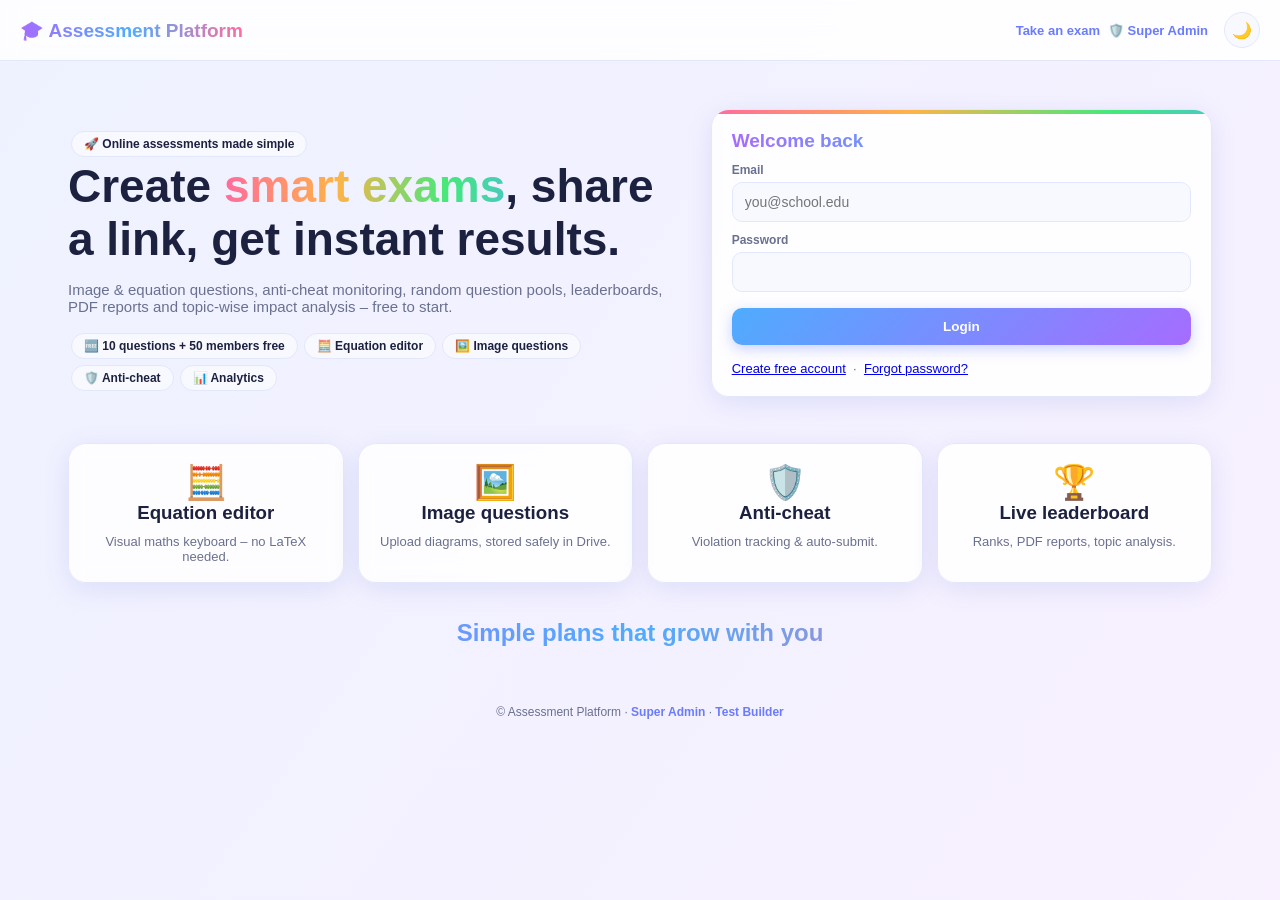
<file: account.html>
<!DOCTYPE html>
<html lang="en"><head>
<meta charset="utf-8"><meta name="viewport" content="width=device-width,initial-scale=1">
<title>Assessment Platform – Account</title>
<link rel="stylesheet" href="theme.css">
</head><body>
<div class="top"><span class="logo">🎓 Assessment Platform</span>
 <div class="r"><a href="index.html">Take an exam</a><a href="superadmin.html">🛡️ Super Admin</a><span id="who"></span><button class="ico" onclick="toggleTheme()" title="Dark / light">🌙</button><button class="btn ghost sm hidden" id="outbtn" onclick="logout()">Logout</button></div></div>

<div class="wrap">
<!-- ================= LANDING + AUTH ================= -->
<div id="auth">
 <div class="hero">
  <div>
   <span class="chip">🚀 Online assessments made simple</span>
   <h1>Create <em>smart exams</em>, share a link, get instant results.</h1>
   <p class="mut" style="font-size:15px">Image & equation questions, anti-cheat monitoring, random question pools, leaderboards, PDF reports and topic-wise impact analysis – free to start.</p>
   <div><span class="chip">🆓 10 questions + 50 members free</span><span class="chip">🧮 Equation editor</span><span class="chip">🖼️ Image questions</span><span class="chip">🛡️ Anti-cheat</span><span class="chip">📊 Analytics</span></div>
  </div>
  <div>
   <div class="card rb" id="v-login"><h2>Welcome back</h2>
    <label>Email</label><input id="l-email" type="email" autocomplete="username" placeholder="you@school.edu">
    <label>Password</label><input id="l-pass" type="password" autocomplete="current-password" onkeydown="if(event.key==='Enter')doLogin()">
    <p><button class="btn" style="width:100%" id="l-btn" onclick="doLogin()">Login</button></p>
    <div class="mut"><a href="#" onclick="show('v-register');return false">Create free account</a> &nbsp;·&nbsp; <a href="#" onclick="show('v-forgot');return false">Forgot password?</a></div><div id="l-msg"></div></div>

   <div class="card rb hidden" id="v-register"><h2>Create your free account</h2>
    <div class="g2"><div><label>Full name *</label><input id="r-name"></div>
    <div><label>I am a *</label><select id="r-type" onchange="typeChange()"><option value="TEACHER">👩‍🏫 Teacher</option><option value="STUDENT">🎓 Student</option><option value="INSTITUTION">🏫 Institution</option></select></div></div>
    <div class="g2"><div><label>Email *</label><input id="r-email" type="email"></div><div><label>Phone</label><input id="r-phone" type="tel"></div></div>
    <div class="g2"><div><label id="r-inst-l">Institution *</label><input id="r-inst"></div><div><label>Designation / Class</label><input id="r-desig"></div></div>
    <div class="g2"><div><label>Country</label><input id="r-country" value="India"></div><div><label>City / State</label><input id="r-city"></div></div>
    <label>How will you use the platform?</label><textarea id="r-purpose" rows="2"></textarea>
    <div class="g2"><div><label>Password * (8+, letters & numbers)</label><input id="r-pass" type="password" autocomplete="new-password"></div><div><label>Confirm *</label><input id="r-pass2" type="password" autocomplete="new-password"></div></div>
    <label style="display:flex;gap:8px;align-items:center;font-weight:500"><input type="checkbox" id="r-terms" style="width:auto"> I agree to the terms of use & privacy policy</label>
    <p><button class="btn" style="width:100%" id="r-btn" onclick="doRegister()">Create account</button></p>
    <div class="mut"><a href="#" onclick="show('v-login');return false">← Back to login</a></div><div id="r-msg"></div></div>

   <div class="card rb hidden" id="v-verify"><h2>Verify your email</h2><p class="mut" id="vf-info"></p>
    <label>6-digit code</label><input id="vf-code" maxlength="6" inputmode="numeric" style="font-size:22px;letter-spacing:8px;text-align:center" onkeydown="if(event.key==='Enter')doVerify()">
    <p><button class="btn" onclick="doVerify()">Verify & continue</button> <button class="btn ghost" onclick="resend()">Resend</button></p><div id="vf-msg"></div></div>

   <div class="card rb hidden" id="v-forgot"><h2>Reset password</h2>
    <label>Registered email</label><input id="f-email" type="email">
    <p><button class="btn" onclick="doForgot()">Send reset code</button></p>
    <div id="f-step2" class="hidden"><label>Code from email</label><input id="f-code" maxlength="6"><label>New password</label><input id="f-pass" type="password" autocomplete="new-password"><p><button class="btn" onclick="doReset()">Update password</button></p></div>
    <div class="mut"><a href="#" onclick="show('v-login');return false">← Back to login</a></div><div id="f-msg"></div></div>
  </div>
 </div>

 <div class="g4" style="margin-bottom:10px">
  <div class="card feat"><div class="e">🧮</div><h3>Equation editor</h3><div class="mut">Visual maths keyboard – no LaTeX needed.</div></div>
  <div class="card feat"><div class="e">🖼️</div><h3>Image questions</h3><div class="mut">Upload diagrams, stored safely in Drive.</div></div>
  <div class="card feat"><div class="e">🛡️</div><h3>Anti-cheat</h3><div class="mut">Violation tracking & auto-submit.</div></div>
  <div class="card feat"><div class="e">🏆</div><h3>Live leaderboard</h3><div class="mut">Ranks, PDF reports, topic analysis.</div></div>
 </div>
 <h2 style="text-align:center;font-size:24px;margin:20px 0">Simple plans that grow with you</h2><div class="plans" id="pub-plans"></div>
</div>

<!-- ================= DASHBOARD ================= -->
<div id="dash" class="hidden"><div class="layout">
 <div class="side card" style="padding:10px">
  <button class="on" data-t="home">🏠 Home</button><button data-t="tests">🗂️ My Assessments</button><button data-t="import">📥 Import Questions</button>
  <button data-t="plans">💎 Plans & Upgrade</button><button data-t="pay">🧾 Payments</button><button data-t="help">💬 Support</button><button data-t="profile">👤 Profile</button><button data-t="pw">🔑 Password</button>
 </div>
 <div>
  <div id="t-home"></div><div id="t-tests" class="hidden"></div>
  <div id="t-import" class="hidden"><div class="card rb"><h2>Bulk import questions (CSV)</h2>
   <p class="mut">Columns (header row required): <code>QuestionText,OptionA,OptionB,OptionC,OptionD,CorrectOption,Marks,Difficulty,Topic,ImageURL</code>. Equations use <code>$...$</code>. Import stops at your plan's question limit.</p>
   <label>Assessment</label><select id="im-test"></select>
   <label>CSV file</label><input type="file" id="im-file" accept=".csv,text/csv">
   <p><button class="btn" onclick="doImport()">Import</button> <a class="btn ghost" href="#" onclick="sampleCsv();return false">Download sample</a></p><div id="im-msg"></div></div></div>
  <div id="t-plans" class="hidden"></div><div id="t-pay" class="hidden"></div><div id="t-help" class="hidden"></div><div id="t-profile" class="hidden"></div>
  <div id="t-pw" class="hidden"><div class="card rb" style="max-width:440px"><h2>Change password</h2><label>Current password</label><input id="p-old" type="password"><label>New password</label><input id="p-new" type="password">
   <p><button class="btn" onclick="chPw()">Update</button></p><div id="p-msg"></div></div></div>
 </div></div></div>
</div>
<div class="foot">© Assessment Platform · <a href="superadmin.html">Super Admin</a> · <a href="admin.html">Test Builder</a></div>
<div id="modal"></div>

<script>
/* ======== CONFIG: paste your Apps Script Web App URL ======== */
const SCRIPT_URL='https://script.google.com/macros/s/AKfycbxeGZoHrzQ7mdtwTVn52bxSkx68UNcv_0ZuslxyANgaVFFLOwYuwqJrchSa8BNpIQcH/exec';
const BUILDER_URL='admin.html', EXAM_PAGE='index.html';
let TOKEN=sessionStorage.getItem('asm_token')||'',PENDING='',PLANS=[],USAGE=null,TESTS=[];
function rpc(fn,...a){return fetch(SCRIPT_URL,{method:'POST',headers:{'Content-Type':'text/plain;charset=utf-8'},body:JSON.stringify({fn,args:a})}).then(r=>r.json()).then(d=>{
 if(d.__gasError){if(/SESSION_EXPIRED|ACCOUNT_DISABLED/.test(d.__gasError)){sessionStorage.clear();TOKEN=''}throw new Error(d.__gasError.replace(/^ACCOUNT_DISABLED:\s*/,''))}return d.__result})}
const $=id=>document.getElementById(id),E=s=>String(s==null?'':s).replace(/[&<>"']/g,c=>({'&':'&amp;','<':'&lt;','>':'&gt;','"':'&quot;',"'":'&#39;'}[c]));
function msg(id,t,k){$(id).innerHTML=t?'<div class="msg '+(k||'error')+'">'+E(t)+'</div>':''}
function show(v){['v-login','v-register','v-verify','v-forgot'].forEach(x=>$(x).classList.toggle('hidden',x!==v))}
function busy(b,on,t){if(!b.dataset.t)b.dataset.t=b.textContent;b.disabled=on;b.textContent=on?t:b.dataset.t}
function typeChange(){$('r-inst-l').textContent=$('r-type').value==='STUDENT'?'School / College':'Institution *'}
function toggleTheme(){const n=document.documentElement.dataset.theme==='dark'?'light':'dark';document.documentElement.dataset.theme=n;localStorage.setItem('asm_theme',n)}
document.documentElement.dataset.theme=localStorage.getItem('asm_theme')||'light';

/* ---------- auth ---------- */
async function doLogin(){const b=$('l-btn');busy(b,1,'Signing in…');msg('l-msg','');
 try{const r=await rpc('login',$('l-email').value.trim(),$('l-pass').value);
  if(r.needsVerification){PENDING=r.email;$('vf-info').textContent='Enter the code sent to '+r.email;show('v-verify');resend();return}
  if(!r.success){msg('l-msg',r.message);return}setSession(r)}catch(e){msg('l-msg',e.message)}finally{busy(b,0)}}
function setSession(r){TOKEN=r.token;sessionStorage.setItem('asm_token',TOKEN);sessionStorage.setItem('asm_role',r.role);sessionStorage.setItem('asm_name',r.name);
 if(r.role==='SUPER'){location.href='superadmin.html';return}boot(true)}
async function doRegister(){
 if($('r-pass').value!==$('r-pass2').value){msg('r-msg','Passwords do not match');return}
 const d={fullName:$('r-name').value,userType:$('r-type').value,email:$('r-email').value,phone:$('r-phone').value,institution:$('r-inst').value,designation:$('r-desig').value,country:$('r-country').value,city:$('r-city').value,purpose:$('r-purpose').value,password:$('r-pass').value,acceptTerms:$('r-terms').checked};
 const b=$('r-btn');busy(b,1,'Creating…');
 try{const r=await rpc('registerUser',d);if(!r.success){msg('r-msg',r.message);return}
  if(r.token){setSession(r);return}   // instant activation (verification off / mail unavailable)
  PENDING=d.email.trim().toLowerCase();$('vf-info').textContent='We sent a 6-digit code to '+PENDING+' (valid 15 minutes). Check spam too.';show('v-verify')}
 catch(e){msg('r-msg',e.message)}finally{busy(b,0)}}
async function doVerify(){try{const r=await rpc('verifyEmail',PENDING,$('vf-code').value.trim());if(!r.success){msg('vf-msg',r.message);return}setSession(r)}catch(e){msg('vf-msg',e.message)}}
async function resend(){try{const r=await rpc('resendVerification',PENDING);msg('vf-msg',r.message,r.success?'info':'error')}catch(e){msg('vf-msg',e.message)}}
async function doForgot(){try{const r=await rpc('requestPasswordReset',$('f-email').value.trim());msg('f-msg',r.message,'info');$('f-step2').classList.remove('hidden')}catch(e){msg('f-msg',e.message)}}
async function doReset(){try{const r=await rpc('resetPassword',$('f-email').value.trim(),$('f-code').value.trim(),$('f-pass').value);msg('f-msg',r.message,r.success?'success':'error');if(r.success)setTimeout(()=>show('v-login'),1500)}catch(e){msg('f-msg',e.message)}}
function logout(){if(TOKEN)rpc('logout',TOKEN).catch(()=>{});sessionStorage.clear();location.reload()}

/* ---------- public plans ---------- */
const money=p=>p.price?E(p.currency)+' '+p.price:'Free';
function planCard(p,opt){opt=opt||{};return '<div class="plan '+p.tier+(opt.cur?' cur':'')+'">'+(p.tier==='GOLD'?'<div class="tag">MOST POPULAR</div>':'')+'<span class="badge '+p.tier+'">'+E(p.name)+'</span><div class="price">'+money(p)+'</div><div class="mut">'+(p.durationDays?'per '+p.durationDays+' days':'forever')+'</div>'+
 '<ul><li><b>'+p.maxQuestions+'</b> questions / assessment</li><li><b>'+p.maxMembers+'</b> members / assessment</li>'+p.features.filter(f=>!/questions per|members per|members$/i.test(f)).map(f=>'<li>'+E(f)+'</li>').join('')+'</ul>'+(opt.btn||'')+'</div>'}
rpc('getPublicPlans').then(l=>{PLANS=l;$('pub-plans').innerHTML=l.map(p=>planCard(p,{btn:'<button class="btn" onclick="show(\'v-register\');scrollTo(0,0)">'+(p.price?'Start free, upgrade later':'Get started')+'</button>'})).join('')}).catch(()=>{});

/* ---------- dashboard ---------- */
async function boot(fresh){
 if(!TOKEN)return;
 try{USAGE=await rpc('getMyUsage',TOKEN);if(USAGE.role==='SUPER'){location.href='superadmin.html';return}PLANS=await rpc('getPublicPlans');TESTS=await rpc('getAllTests',TOKEN)}
 catch(e){sessionStorage.clear();TOKEN='';msg('l-msg',e.message);return}
 $('auth').classList.add('hidden');$('dash').classList.remove('hidden');$('outbtn').classList.remove('hidden');$('who').textContent='👋 '+(sessionStorage.getItem('asm_name')||'');
 renderHome();renderTests();renderPlans();loadPayments();loadProfile();loadHelp();fillImportSel();
 if(fresh&&!TESTS.length)go('home')}
function go(t){document.querySelectorAll('.side button').forEach(b=>b.classList.toggle('on',b.dataset.t===t));['home','tests','import','plans','pay','help','profile','pw'].forEach(x=>$('t-'+x).classList.toggle('hidden',x!==t))}
document.querySelectorAll('.side button').forEach(b=>b.onclick=()=>go(b.dataset.t));
const bar=(u,m)=>{const p=Math.min(100,Math.round(u/m*100));return '<div class="bar"><i class="'+(p>=80?'warn':'')+'" style="width:'+p+'%"></i></div>'};
const examUrl=id=>new URL(EXAM_PAGE+'?test='+encodeURIComponent(id),location.href).href;

async function renderHome(){const u=USAGE,hasQ=u.perTest.some(t=>t.questions>0),hasM=u.perTest.some(t=>t.members>0);
 const exp=u.expiry?'Valid until '+new Date(u.expiry).toDateString():'Free forever';
 let h='<div class="card rb"><div style="display:flex;justify-content:space-between;gap:14px;flex-wrap:wrap;align-items:center"><div><h2 style="margin:0">Hello, '+E(sessionStorage.getItem('asm_name')||'')+' 👋</h2><div class="mut">Your plan: <span class="badge '+u.tier+'">'+u.tier+'</span> · '+exp+'</div></div>'+
 '<a class="btn" style="text-decoration:none" href="'+BUILDER_URL+'">➕ Create assessment & questions</a></div></div>'+
 '<div class="g4" style="margin-bottom:16px"><div class="stat s1"><b>'+u.testsCount+'</b><span>Assessments</span></div><div class="stat s2"><b>'+u.maxQuestions+'</b><span>Questions / assessment</span></div><div class="stat s3"><b>'+u.maxMembers+'</b><span>Members / assessment</span></div><div class="stat s4"><b>'+u.perTest.reduce((s,t)=>s+t.members,0)+'</b><span>Total candidates</span></div></div>'+
 '<div class="g2"><div class="card"><h2>🚀 Get started</h2><ol class="steps"><li class="done">Create your account</li><li class="'+(u.testsCount?'done':'')+'">Create an assessment in the Test Builder</li><li class="'+(hasQ?'done':'')+'">Add questions (text, image, equation) or import a CSV</li><li class="'+(hasM?'done':'')+'">Share the exam link / QR with candidates</li><li>View leaderboard, reports & impact analysis</li></ol></div>'+
 '<div class="card"><h2>📈 Plan usage</h2><b>Questions</b> (heaviest test): '+u.heaviestQuestions+' / '+u.maxQuestions+bar(u.heaviestQuestions,u.maxQuestions)+'<b>Members</b> (heaviest test): '+u.heaviestMembers+' / '+u.maxMembers+bar(u.heaviestMembers,u.maxMembers)+
 ((u.heaviestQuestions>=u.maxQuestions*.8||u.heaviestMembers>=u.maxMembers*.8)&&u.suggestedPlan!==u.planId?'<div class="msg info">Running close to your limit – recommended: <b>'+E(u.suggestedPlan)+'</b> <a href="#" onclick="go(\'plans\');return false">See plans</a></div>':'')+'</div></div><div id="ann"></div>';
 $('t-home').innerHTML=h;
 try{const a=await rpc('getAnnouncements',TOKEN);if(a.length)$('ann').innerHTML='<div class="card"><h2>📢 Announcements</h2>'+a.map(x=>'<div class="ann"><b>'+E(x.title)+'</b><div class="mut">'+E(x.message)+'</div></div>').join('')+'</div>'}catch(e){}}

function renderTests(){const u=USAGE;
 $('t-tests').innerHTML='<div class="card rb"><div style="display:flex;justify-content:space-between;flex-wrap:wrap;gap:8px"><h2>My assessments</h2><a class="btn sm" style="text-decoration:none" href="'+BUILDER_URL+'">➕ New / edit in Test Builder</a></div>'+
 (TESTS.length?'<div class="tbl"><table><tr><th>Title</th><th>Status</th><th>Questions</th><th>Members</th><th>Exam link</th><th>Actions</th></tr>'+TESTS.map(t=>{const p=u.perTest.find(x=>x.testId===t.TestID)||{questions:0,members:0};
  return '<tr><td><b>'+E(t.Title)+'</b><br><small class="mut">'+E(t.TestID)+'</small></td><td><span class="pill '+(t.Status==='ACTIVE'?'ACTIVE':'DISABLED')+'">'+E(t.Status)+'</span></td><td>'+p.questions+' / '+u.maxQuestions+bar(p.questions,u.maxQuestions)+'</td><td>'+p.members+' / '+u.maxMembers+bar(p.members,u.maxMembers)+'</td>'+
  '<td><button class="btn sm ghost" onclick="copyLink(\''+t.TestID+'\')">📋 Copy</button> <a class="btn sm ghost" style="text-decoration:none" target="_blank" href="https://api.qrserver.com/v1/create-qr-code/?size=300x300&data='+encodeURIComponent(examUrl(t.TestID))+'">QR</a></td>'+
  '<td><button class="btn sm" onclick="cloneT(\''+t.TestID+'\')">⧉ Clone</button> <button class="btn sm red" onclick="delT(\''+t.TestID+'\')">🗑</button></td></tr>'}).join('')+'</table></div>':'<p class="mut">No assessments yet. Click “New / edit in Test Builder” to create your first one.</p>')+'<div id="tt-msg"></div></div>'}
function copyLink(id){navigator.clipboard.writeText(examUrl(id)).then(()=>msg('tt-msg','Exam link copied: '+examUrl(id),'success'))}
async function cloneT(id){try{const r=await rpc('cloneTest',TOKEN,id);msg('tt-msg','Cloned with '+r.copied+' questions.','success');await refreshTests()}catch(e){msg('tt-msg',e.message)}}
async function delT(id){if(!confirm('Delete this assessment and its questions? Results are kept in the sheet.'))return;try{await rpc('deleteTest',TOKEN,id);await refreshTests()}catch(e){msg('tt-msg',e.message)}}
async function refreshTests(){TESTS=await rpc('getAllTests',TOKEN);USAGE=await rpc('getMyUsage',TOKEN);renderTests();renderHome();fillImportSel()}
function fillImportSel(){$('im-test').innerHTML=TESTS.map(t=>'<option value="'+E(t.TestID)+'">'+E(t.Title)+' ('+E(t.TestID)+')</option>').join('')}

/* CSV import */
function parseCsv(t){const rows=[];let row=[],f='',q=false;for(let i=0;i<t.length;i++){const c=t[i];if(q){if(c==='"'){if(t[i+1]==='"'){f+='"';i++}else q=false}else f+=c}else if(c==='"')q=true;else if(c===','){row.push(f);f=''}else if(c==='\n'||c==='\r'){if(c==='\r'&&t[i+1]==='\n')i++;row.push(f);f='';if(row.some(x=>x.trim()))rows.push(row);row=[]}else f+=c}
 row.push(f);if(row.some(x=>x.trim()))rows.push(row);return rows}
async function doImport(){const f=$('im-file').files[0],tid=$('im-test').value;if(!tid)return msg('im-msg','Create an assessment first.');if(!f)return msg('im-msg','Choose a CSV file.');
 const rows=parseCsv(await f.text()),h=rows.shift().map(x=>x.trim().toLowerCase());const col=n=>h.indexOf(n.toLowerCase());
 const data=rows.map(r=>({QuestionText:r[col('QuestionText')],OptionA:r[col('OptionA')],OptionB:r[col('OptionB')],OptionC:r[col('OptionC')],OptionD:r[col('OptionD')],CorrectOption:r[col('CorrectOption')],Marks:r[col('Marks')],Difficulty:(r[col('Difficulty')]||'MEDIUM').toUpperCase(),Topic:r[col('Topic')],ImageURL:r[col('ImageURL')]}));
 try{const r=await rpc('addQuestionsBulk',TOKEN,tid,data);if(!r.success)return msg('im-msg',r.message);
  msg('im-msg','Imported '+r.added+' questions.'+(r.skippedLimit?' '+r.skippedLimit+' skipped – plan limit of '+r.limit+' reached. Upgrade to add more.':'')+(r.skippedInvalid?' '+r.skippedInvalid+' invalid rows skipped.':''),'success');refreshTests()}catch(e){msg('im-msg',e.message)}}
function sampleCsv(){const c='QuestionText,OptionA,OptionB,OptionC,OptionD,CorrectOption,Marks,Difficulty,Topic,ImageURL\n"What is $2+2$?",3,4,5,6,B,1,EASY,Arithmetic,\n"Solve $x^2=9$",1,2,3,4,C,2,MEDIUM,Algebra,\n';
 const a=document.createElement('a');a.href=URL.createObjectURL(new Blob([c],{type:'text/csv'}));a.download='sample_questions.csv';a.click()}

/* plans + payment */
function renderPlans(){$('t-plans').innerHTML='<div class="card rb"><h2>Choose your plan</h2><p class="mut">Ratings: Silver → Gold → Platinum depend on how many questions and members you need per assessment. Payment is verified manually within the promised time.</p></div><div class="plans">'+
 PLANS.map(p=>planCard(p,{cur:p.planId===USAGE.planId,btn:p.planId==='FREE'?(USAGE.planId==='FREE'?'<b>✔ Current plan</b>':''):'<button class="btn" onclick="openPay(\''+p.planId+'\')">'+(p.planId===USAGE.planId?'Renew':'Upgrade')+'</button>'})).join('')+'</div>'}
let PAYINFO=null;
async function openPay(id){const p=PLANS.find(x=>x.planId===id);try{PAYINFO=await rpc('getPaymentInfo',TOKEN)}catch(e){alert(e.message);return}
 $('modal').innerHTML='<div class="modal"><div class="box"><h2>Pay for '+E(p.name)+'</h2><div style="font-size:26px;font-weight:800" id="pm-amt">'+E(p.currency)+' '+p.price+'</div>'+
 '<div style="display:flex;gap:6px;margin-top:8px"><input id="pm-cpn" placeholder="Coupon code (optional)" style="text-transform:uppercase"><button class="btn sm ghost" onclick="applyCpn(\''+id+'\')">Apply</button></div><div id="pm-cm"></div>'+
 (PAYINFO.qrDataUri?'<img class="qr" src="'+PAYINFO.qrDataUri+'" alt="Payment QR">':'<div class="msg error">Payment QR not configured yet. Please contact support.</div>')+
 (PAYINFO.upiId?'<p style="text-align:center">UPI ID: <b>'+E(PAYINFO.upiId)+'</b>'+(PAYINFO.payeeName?'<br>Payee: '+E(PAYINFO.payeeName):'')+'</p>':'')+
 '<p class="mut">'+E(PAYINFO.instructions)+'</p><label>Transaction / UTR number *</label><input id="pm-ref"><label>Note (optional)</label><input id="pm-note" placeholder="e.g. paid from ****1234">'+
 '<div class="msg info">After you press <b>I have paid</b> the admin is notified. Your plan is activated within <b>'+PAYINFO.verificationHours+' hours</b> of verification and you will receive an email.</div>'+
 '<p><button class="btn" id="pm-btn" onclick="submitPay(\''+id+'\')">I have paid</button> <button class="btn ghost" onclick="$(\'modal\').innerHTML=\'\'">Cancel</button></p><div id="pm-msg"></div></div></div>'}
async function applyCpn(id){const c=$('pm-cpn').value.trim();if(!c)return;try{const r=await rpc('previewCoupon',TOKEN,id,c);if(!r.success)return msg('pm-cm',r.message);
 const p=PLANS.find(x=>x.planId===id);$('pm-amt').innerHTML='<s style="opacity:.5;font-size:18px">'+p.price+'</s> '+E(p.currency)+' '+r.amount;msg('pm-cm',r.percent+'% discount applied','success')}catch(e){msg('pm-cm',e.message)}}
async function submitPay(id){const b=$('pm-btn');busy(b,1,'Submitting…');try{const r=await rpc('createPaymentRequest',TOKEN,id,$('pm-ref').value,$('pm-note').value,$('pm-cpn').value.trim());
 if(!r.success){msg('pm-msg',r.message);busy(b,0);return}msg('pm-msg',r.message,'success');b.style.display='none';if(r.activated)setTimeout(()=>{$('modal').innerHTML='';boot()},1500);loadPayments()}catch(e){msg('pm-msg',e.message);busy(b,0)}}
async function loadPayments(){const l=await rpc('getMyPayments',TOKEN);window.PAYS=l;
 $('t-pay').innerHTML='<div class="card rb"><h2>Payment history</h2>'+(l.length?'<div class="tbl"><table><tr><th>Date</th><th>Plan</th><th>Amount</th><th>Txn</th><th>Status</th><th>Receipt / note</th></tr>'+
 l.map((p,i)=>'<tr><td>'+new Date(p.createdAt).toLocaleString()+'</td><td>'+E(p.planName)+'</td><td>'+p.amount+' '+E(p.currency)+'</td><td>'+E(p.txnRef)+'</td><td><span class="pill '+p.status+'">'+p.status+'</span></td><td>'+(p.status==='APPROVED'?'<button class="btn sm ghost" onclick="receipt('+i+')">🖨 '+E(p.invoiceNo)+'</button>':E(p.adminNote||''))+'</td></tr>').join('')+'</table></div>':'<p class="mut">No payments yet.</p>')+'</div>'}
function receipt(i){const p=PAYS[i],w=window.open('','_blank');w.document.write('<html><title>'+E(p.invoiceNo)+'</title><body style="font-family:Arial;max-width:560px;margin:40px auto"><h1 style="color:#6a7bff">Payment Receipt</h1><p><b>'+E(p.invoiceNo)+'</b></p><table cellpadding=8 border=1 style="border-collapse:collapse;width:100%"><tr><td>Name</td><td>'+E(sessionStorage.getItem('asm_name'))+'</td></tr><tr><td>Plan</td><td>'+E(p.planName)+'</td></tr><tr><td>Amount</td><td>'+p.amount+' '+E(p.currency)+'</td></tr><tr><td>Transaction</td><td>'+E(p.txnRef)+'</td></tr><tr><td>Verified on</td><td>'+new Date(p.reviewedAt).toLocaleString()+'</td></tr></table><p>Thank you!</p><script>print()<\/script></body></html>');w.document.close()}

/* support */
async function loadHelp(){const l=await rpc('getMyTickets',TOKEN);
 $('t-help').innerHTML='<div class="card rb"><h2>Contact support</h2><label>Subject</label><input id="tk-s"><label>Message</label><textarea id="tk-m" rows="4"></textarea><p><button class="btn" onclick="sendTicket()">Send</button></p><div id="tk-r"></div></div>'+
 (l.length?'<div class="card"><h2>My requests</h2>'+l.map(t=>'<div class="ann"><b>'+E(t.subject)+'</b> <span class="pill '+t.status+'">'+t.status+'</span> <small class="mut">'+E(t.ticketId)+'</small><div class="mut">'+E(t.message)+'</div>'+(t.reply?'<div style="margin-top:6px"><b>Reply:</b> '+E(t.reply)+'</div>':'')+'</div>').join('')+'</div>':'')}
async function sendTicket(){try{const r=await rpc('submitTicket',TOKEN,$('tk-s').value,$('tk-m').value);if(!r.success)return msg('tk-r',r.message);msg('tk-r','Sent! Reference '+r.ticketId,'success');loadHelp()}catch(e){msg('tk-r',e.message)}}

/* profile / password */
async function loadProfile(){const p=await rpc('getMyProfile',TOKEN),f=(id,l,v)=>'<div><label>'+l+'</label><input id="pf-'+id+'" value="'+E(v)+'"></div>';
 $('t-profile').innerHTML='<div class="card rb"><h2>Profile</h2><p class="mut">'+E(p.email)+' · '+E(p.userType)+'</p><div class="g2">'+f('fullName','Full name',p.fullName)+f('institution','Institution',p.institution)+f('phone','Phone',p.phone)+f('designation','Designation',p.designation)+f('country','Country',p.country)+f('city','City',p.city)+'</div><p><button class="btn" onclick="saveProfile()">Save</button></p><div id="pf-msg"></div></div>'}
async function saveProfile(){const d={};['fullName','institution','phone','designation','country','city'].forEach(k=>d[k]=$('pf-'+k).value);try{await rpc('updateProfile',TOKEN,d);msg('pf-msg','Saved','success')}catch(e){msg('pf-msg',e.message)}}
async function chPw(){try{const r=await rpc('changeAdminPassword',TOKEN,$('p-old').value,$('p-new').value);msg('p-msg',r.success?'Password updated':r.message,r.success?'success':'error')}catch(e){msg('p-msg',e.message)}}
if(TOKEN)boot();
</script></body></html>
</file>
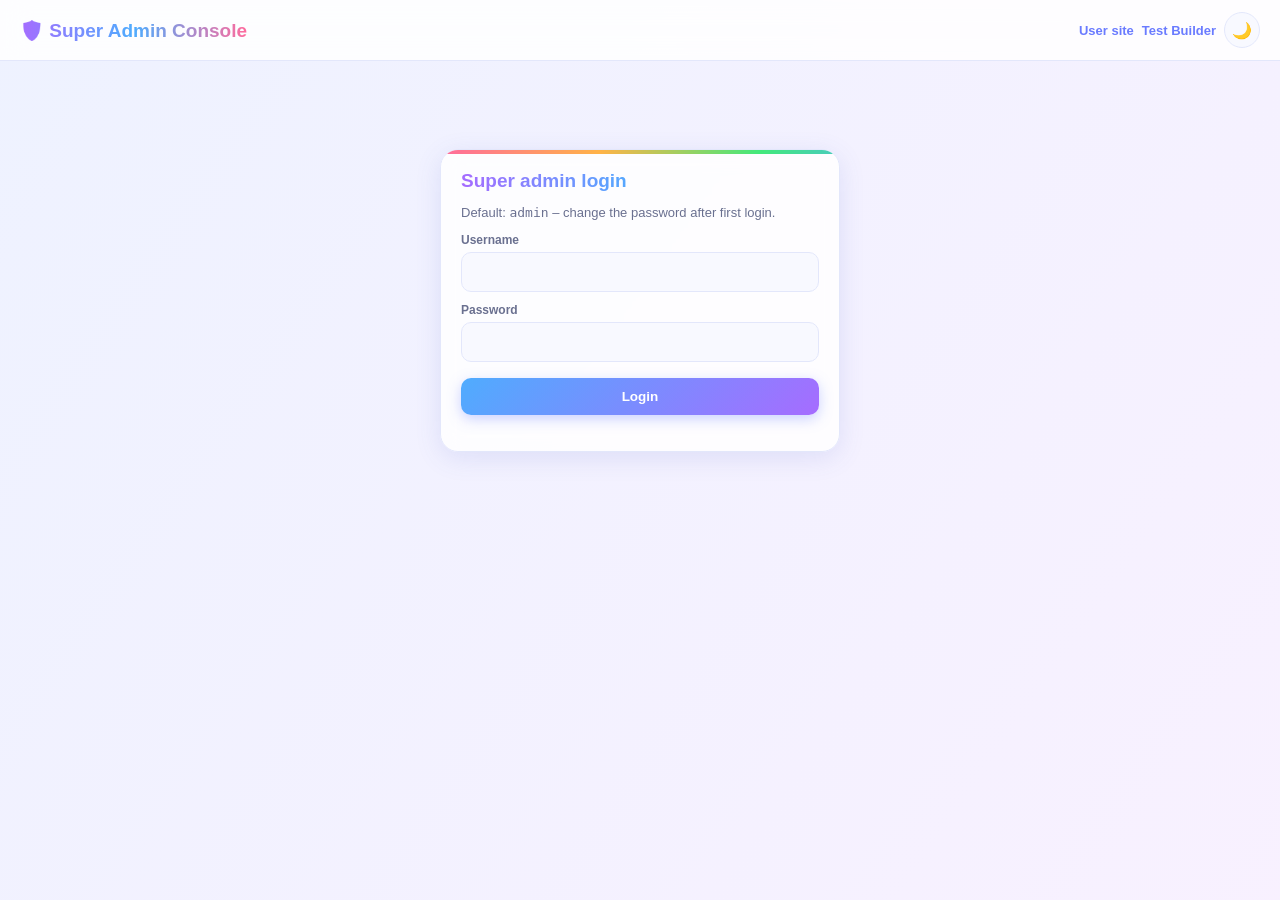
<file: superadmin.html>
<!DOCTYPE html>
<html lang="en"><head>
<meta charset="utf-8"><meta name="viewport" content="width=device-width,initial-scale=1">
<title>Super Admin Console</title><link rel="stylesheet" href="theme.css">
<style>.login{max-width:400px;margin:70px auto}input.s{padding:6px 8px;font-size:12.5px}</style></head><body>
<div class="top"><span class="logo">🛡️ Super Admin Console</span><div class="r"><a href="account.html">User site</a><a href="admin.html">Test Builder</a><button class="ico" onclick="toggleTheme()">🌙</button><button class="btn ghost sm hidden" id="outbtn" onclick="sessionStorage.clear();location.reload()">Logout</button></div></div>
<div class="wrap">
<div id="login" class="card rb login"><h2>Super admin login</h2><p class="mut">Default: <code>admin</code> – change the password after first login.</p>
 <label>Username</label><input id="lu"><label>Password</label><input id="lp" type="password" onkeydown="if(event.key==='Enter')go()"><p><button class="btn" style="width:100%" onclick="go()">Login</button></p><div id="lm"></div></div>

<div id="app" class="hidden">
 <div class="tabs"><button class="on" data-t="stats">📊 Dashboard</button><button data-t="pays">💳 Payments</button><button data-t="users">👥 Users</button><button data-t="plans">💎 Plans</button><button data-t="cpn">🎟️ Coupons</button><button data-t="set">⚙️ Payment & Settings</button><button data-t="ann">📢 Announcements</button><button data-t="tk">💬 Support</button><button data-t="bc">✉️ Broadcast</button><button data-t="pw">🔑 Password</button></div>
 <div id="t-stats"></div><div id="t-pays" class="hidden"></div><div id="t-users" class="hidden"></div><div id="t-plans" class="hidden"></div><div id="t-cpn" class="hidden"></div><div id="t-set" class="hidden"></div><div id="t-ann" class="hidden"></div><div id="t-tk" class="hidden"></div>
 <div id="t-bc" class="hidden"><div class="card rb"><h2>Broadcast mail</h2><label>Audience</label><select id="bc-a"><option>ALL</option><option>FREE</option><option>SILVER</option><option>GOLD</option><option>PLATINUM</option><option>TEACHER</option><option>STUDENT</option><option>INSTITUTION</option></select><label>Subject</label><input id="bc-s"><label>Message</label><textarea id="bc-m" rows="5"></textarea><p><button class="btn" onclick="bc()">Send</button></p><div id="bc-r"></div></div></div>
 <div id="t-pw" class="hidden"><div class="card rb" style="max-width:430px"><h2>Change super-admin password</h2><label>Current</label><input id="po" type="password"><label>New (8+, letters & numbers)</label><input id="pn" type="password"><p><button class="btn" onclick="chpw()">Update</button></p><div id="pr"></div></div></div>
</div></div>
<script>
/* ======== CONFIG: paste your Apps Script Web App URL ======== */
const SCRIPT_URL='https://script.google.com/macros/s/AKfycbxeGZoHrzQ7mdtwTVn52bxSkx68UNcv_0ZuslxyANgaVFFLOwYuwqJrchSa8BNpIQcH/exec';
let TOKEN=sessionStorage.getItem('asm_token')||'';
function rpc(fn,...a){return fetch(SCRIPT_URL,{method:'POST',headers:{'Content-Type':'text/plain;charset=utf-8'},body:JSON.stringify({fn,args:a})}).then(r=>r.json()).then(d=>{if(d.__gasError){if(/SESSION_EXPIRED/.test(d.__gasError)){sessionStorage.clear();location.reload()}throw new Error(d.__gasError)}return d.__result})}
const $=id=>document.getElementById(id),E=s=>String(s==null?'':s).replace(/[&<>"']/g,c=>({'&':'&amp;','<':'&lt;','>':'&gt;','"':'&quot;',"'":'&#39;'}[c]));
const fd=d=>d?new Date(d).toLocaleString():'';
function note(id,t,ok){$(id).innerHTML='<div class="msg '+(ok?'success':'error')+'">'+E(t)+'</div>'}
function toggleTheme(){const n=document.documentElement.dataset.theme==='dark'?'light':'dark';document.documentElement.dataset.theme=n;localStorage.setItem('asm_theme',n)}
document.documentElement.dataset.theme=localStorage.getItem('asm_theme')||'light';
async function go(){try{const r=await rpc('adminLogin',$('lu').value.trim(),$('lp').value);if(!r.success||r.role!=='SUPER'){note('lm',r.success?'This is not a super-admin account. Use account.html.':r.message);return}
 TOKEN=r.token;sessionStorage.setItem('asm_token',TOKEN);sessionStorage.setItem('asm_role','SUPER');sessionStorage.setItem('asm_name',r.name);start()}catch(e){note('lm',e.message)}}
async function start(){try{await rpc('adminGetStats',TOKEN)}catch(e){return}
 $('login').classList.add('hidden');$('app').classList.remove('hidden');$('outbtn').classList.remove('hidden');
 loadStats();loadPays();loadUsers();loadPlans();loadCpn();loadSet();loadAnn();loadTk()}
const TABS=['stats','pays','users','plans','cpn','set','ann','tk','bc','pw'];
document.querySelectorAll('.tabs button').forEach(b=>b.onclick=()=>{document.querySelectorAll('.tabs button').forEach(x=>x.classList.toggle('on',x===b));TABS.forEach(t=>$('t-'+t).classList.toggle('hidden',t!==b.dataset.t))});

async function loadStats(){const s=await rpc('adminGetStats',TOKEN);
 $('t-stats').innerHTML='<div class="g4">'+[['Users',s.users,'s1'],['Active',s.active,'s2'],['Disabled',s.disabled,'s3'],['Pending payments',s.pendingPayments,'s5'],['Revenue',s.revenue,'s4'],['Assessments',s.tests,'s6'],['Attempts',s.attempts,'s1']].map(x=>'<div class="stat '+x[2]+'"><b>'+x[1]+'</b><span>'+x[0]+'</span></div>').join('')+'</div>'+
 '<div class="card rb" style="margin-top:16px"><h2>Users by rating</h2><div class="g4">'+Object.keys(s.byTier).map(k=>'<div class="card" style="text-align:center;margin:0"><span class="badge '+k+'">'+k+'</span><div style="font-size:28px;font-weight:800">'+s.byTier[k]+'</div></div>').join('')+'</div></div>'}

async function loadPays(){const l=await rpc('adminListPayments',TOKEN,'');
 $('t-pays').innerHTML='<div class="card rb"><h2>Payments – verify within SLA</h2><div class="tbl"><table><tr><th>Date</th><th>User</th><th>Institution</th><th>Plan</th><th>Amount</th><th>Txn / UTR</th><th>Note</th><th>Status</th><th>Action</th></tr>'+
 l.map(p=>'<tr><td>'+fd(p.createdAt)+'</td><td>'+E(p.fullName)+'<br><small>'+E(p.email)+'</small></td><td>'+E(p.institution)+'</td><td>'+E(p.planName)+'</td><td>'+p.amount+' '+E(p.currency)+'</td><td><b>'+E(p.txnRef)+'</b></td><td>'+E(p.payerNote)+'</td><td><span class="pill '+p.status+'">'+p.status+'</span><br><small>'+E(p.invoiceNo||'')+'</small></td><td>'+
 (p.status==='PENDING'?'<button class="btn sm grn" onclick="review(\''+p.paymentId+'\',\'APPROVED\')">Approve</button> <button class="btn sm red" onclick="review(\''+p.paymentId+'\',\'REJECTED\')">Reject</button>':E(p.adminNote||''))+'</td></tr>').join('')+'</table></div></div>'}
async function review(id,dec){const n=prompt(dec==='REJECTED'?'Reason (mailed to user):':'Optional note:')||'';if(dec==='REJECTED'&&!n)return;try{const r=await rpc('adminReviewPayment',TOKEN,id,dec,n);if(!r.success)alert(r.message);loadPays();loadStats();loadUsers()}catch(e){alert(e.message)}}

async function loadUsers(){const l=await rpc('adminListUsers',TOKEN);
 $('t-users').innerHTML='<div class="card rb"><h2>Users ('+l.length+')</h2><input id="uq" placeholder="🔍 Search name / email / institution" oninput="filterU()" style="max-width:340px;margin-bottom:10px"><div class="tbl"><table id="ut"><tr><th>Name</th><th>Email</th><th>Type</th><th>Institution</th><th>Phone</th><th>Plan</th><th>Expiry</th><th>Q / Members</th><th>Tests</th><th>Verified</th><th>Status</th><th>Joined</th><th>Actions</th></tr>'+
 l.map(u=>'<tr><td>'+E(u.fullName)+'</td><td>'+E(u.email)+'</td><td>'+E(u.userType)+'</td><td>'+E(u.institution)+'</td><td>'+E(u.phone)+'</td><td><span class="badge '+u.tier+'">'+E(u.planId)+'</span></td><td>'+(u.planExpiry?new Date(u.planExpiry).toLocaleDateString():'')+'</td><td>'+u.maxQuestions+' / '+u.maxMembers+'</td><td>'+u.tests+'</td><td>'+(u.verified?'✅':'❌')+'</td><td><span class="pill '+u.status+'">'+u.status+'</span></td><td>'+fd(u.createdAt)+'</td><td>'+
 (u.status==='ACTIVE'?'<button class="btn sm red" onclick="setSt(\''+u.email+'\',\'DISABLED\')">Disable</button>':'<button class="btn sm grn" onclick="setSt(\''+u.email+'\',\'ACTIVE\')">'+(u.verified?'Enable':'Activate')+'</button>')+' <button class="btn sm" onclick="grant(\''+u.email+'\')">Grant plan</button> <button class="btn sm ghost" onclick="lim(\''+u.email+'\')">Limits</button></td></tr>').join('')+'</table></div></div>'}
function filterU(){const q=$('uq').value.toLowerCase();document.querySelectorAll('#ut tr').forEach((r,i)=>{if(i)r.style.display=r.textContent.toLowerCase().includes(q)?'':'none'})}
async function setSt(e,s){let r='';if(s==='DISABLED'){if(!confirm('Disable '+e+'? Their assessments stop working.'))return;r=prompt('Reason (optional, mailed to user):')||''}await rpc('adminSetUserStatus',TOKEN,e,s,r);loadUsers();loadStats()}
async function grant(e){const p=prompt('Plan ID (SILVER / GOLD / PLATINUM):','SILVER');if(!p)return;const d=prompt('Days (blank = plan default):','');try{await rpc('adminSetUserPlan',TOKEN,e,p.toUpperCase(),d?Number(d):'');loadUsers()}catch(x){alert(x.message)}}
async function lim(e){const q=prompt('Custom max questions per assessment (0 = use plan):','0'),m=prompt('Custom max members per assessment (0 = use plan):','0');if(q===null||m===null)return;await rpc('adminSetUserLimits',TOKEN,e,Number(q),Number(m));loadUsers()}

let PL=[];
async function loadPlans(){PL=await rpc('getPublicPlans');
 $('t-plans').innerHTML='<div class="card rb"><h2>Plans & limits</h2><p class="mut">Free numbers come from Payment & Settings. Rating tiers depend on how many questions & members a user needs.</p><div class="tbl"><table><tr><th>ID</th><th>Name</th><th>Max Questions</th><th>Max Members</th><th>Price</th><th>Cur</th><th>Days</th><th>Features ( | separated )</th><th></th></tr>'+
 PL.map((p,i)=>'<tr><td><span class="badge '+p.tier+'">'+p.planId+'</span></td><td><input class="s" id="pn'+i+'" value="'+E(p.name)+'" style="width:100px"></td><td><input class="s" id="pq'+i+'" type="number" value="'+p.maxQuestions+'" style="width:90px"></td><td><input class="s" id="pm'+i+'" type="number" value="'+p.maxMembers+'" style="width:90px"></td><td><input class="s" id="pp'+i+'" type="number" value="'+p.price+'" style="width:90px"></td><td><input class="s" id="pc'+i+'" value="'+E(p.currency)+'" style="width:60px"></td><td><input class="s" id="pd'+i+'" type="number" value="'+p.durationDays+'" style="width:70px"></td><td><input class="s" id="pf'+i+'" value="'+E(p.features.join('|'))+'" style="min-width:280px"></td><td><button class="btn sm" onclick="savePlan('+i+')">Save</button></td></tr>').join('')+'</table></div>'+
 '<h2 style="margin-top:20px">Add new plan</h2><div class="g4"><input id="np-id" placeholder="PlanID e.g. DIAMOND"><input id="np-n" placeholder="Name"><input id="np-q" type="number" placeholder="Max questions"><input id="np-m" type="number" placeholder="Max members"><input id="np-p" type="number" placeholder="Price"><input id="np-d" type="number" placeholder="Days" value="30"></div><p><button class="btn" onclick="newPlan()">Add plan</button></p></div>'}
async function savePlan(i){const p=PL[i];await rpc('adminSavePlan',TOKEN,{PlanID:p.planId,Name:$('pn'+i).value,Tier:p.tier,MaxQuestions:$('pq'+i).value,MaxMembers:$('pm'+i).value,Price:$('pp'+i).value,Currency:$('pc'+i).value,DurationDays:$('pd'+i).value,Features:$('pf'+i).value,Active:true});alert('Saved');loadPlans()}
async function newPlan(){const r=await rpc('adminSavePlan',TOKEN,{PlanID:$('np-id').value,Name:$('np-n').value,Tier:$('np-id').value.toUpperCase(),MaxQuestions:$('np-q').value,MaxMembers:$('np-m').value,Price:$('np-p').value,DurationDays:$('np-d').value,Active:true});if(!r.success)alert(r.message);loadPlans()}

async function loadCpn(){const l=await rpc('adminListCoupons',TOKEN);
 $('t-cpn').innerHTML='<div class="card rb"><h2>Discount coupons</h2><div class="g4"><input id="cp-c" placeholder="CODE e.g. WELCOME20"><input id="cp-p" type="number" placeholder="% off (1-100)"><input id="cp-d" type="date"><input id="cp-m" type="number" placeholder="Max uses (0 = ∞)"><select id="cp-pl"><option value="">Any plan</option>'+PL.filter(p=>p.planId!=='FREE').map(p=>'<option>'+p.planId+'</option>').join('')+'</select></div><p><button class="btn" onclick="saveCpn()">Save coupon</button></p><div id="cp-r"></div>'+
 '<div class="tbl"><table><tr><th>Code</th><th>% off</th><th>Valid until</th><th>Used / Max</th><th>Plan</th><th></th></tr>'+l.map(c=>'<tr><td><b>'+E(c.Code)+'</b></td><td>'+c.Percent+'%</td><td>'+(c.ValidUntil?new Date(c.ValidUntil).toLocaleDateString():'∞')+'</td><td>'+(c.Used||0)+' / '+(c.MaxUses||'∞')+'</td><td>'+E(c.PlanID||'Any')+'</td><td><button class="btn sm red" onclick="delCpn(\''+E(c.Code)+'\')">Delete</button></td></tr>').join('')+'</table></div></div>'}
async function saveCpn(){const r=await rpc('adminSaveCoupon',TOKEN,{Code:$('cp-c').value,Percent:$('cp-p').value,ValidUntil:$('cp-d').value,MaxUses:$('cp-m').value,PlanID:$('cp-pl').value});if(!r.success)return note('cp-r',r.message);loadCpn()}
async function delCpn(c){await rpc('adminDeleteCoupon',TOKEN,c);loadCpn()}

const KEYS=[['AppName','App name'],['AdminEmail','Admin email (receives payment alerts) *'],['SupportEmail','Support email'],['SiteUrl','Public URL of account.html'],['FreeMaxQuestions','Free: max questions / assessment'],['FreeMaxMembers','Free: max members / assessment'],['PayeeName','Payee name'],['UpiId','UPI ID'],['VerificationHours','Verification time promised (hours)'],['RequireEmailVerification','Require email OTP (true / false)'],['TermsUrl','Terms URL']];
async function loadSet(){const r=await rpc('adminGetSettings',TOKEN),s=r.settings;
 $('t-set').innerHTML='<div class="card rb"><h2>Platform settings</h2><div class="g2">'+KEYS.map(k=>'<div><label>'+k[1]+'</label><input id="s-'+k[0]+'" value="'+E(s[k[0]])+'"></div>').join('')+'</div><label>Payment instructions shown to users</label><textarea id="s-PaymentInstructions" rows="3">'+E(s.PaymentInstructions)+'</textarea><p><button class="btn" onclick="saveSet()">Save settings</button></p><div id="sm"></div></div>'+
 '<div class="card rb"><h2>Payment QR code</h2><p class="mut">'+(r.hasQr?'✅ A QR is stored – uploading replaces it.':'No QR stored yet.')+' PNG/JPG up to 2 MB. Saved in Google Drive and shown on the payment screen.</p><input type="file" id="qrf" accept="image/*"><p><button class="btn" onclick="upQr()">Upload QR</button></p><div id="qm"></div></div>'}
async function saveSet(){const o={PaymentInstructions:$('s-PaymentInstructions').value};KEYS.forEach(k=>o[k[0]]=$('s-'+k[0]).value);await rpc('adminSaveSettings',TOKEN,o);note('sm','Saved',1)}
const b64=f=>new Promise((res,rej)=>{const r=new FileReader();r.onload=()=>res(r.result);r.onerror=rej;r.readAsDataURL(f)});
async function upQr(){const f=$('qrf').files[0];if(!f)return note('qm','Choose an image');try{await rpc('adminUploadQr',TOKEN,await b64(f),f.type);note('qm','QR uploaded',1);loadSet()}catch(e){note('qm',e.message)}}

async function loadAnn(){const l=await rpc('adminListAnnouncements',TOKEN);
 $('t-ann').innerHTML='<div class="card rb"><h2>Announcements (shown on user dashboards)</h2><div class="g2"><input id="an-t" placeholder="Title"><select id="an-a"><option>ALL</option><option>FREE</option><option>SILVER</option><option>GOLD</option><option>PLATINUM</option><option>TEACHER</option><option>STUDENT</option><option>INSTITUTION</option></select></div><label>Message</label><textarea id="an-m" rows="3"></textarea><p><button class="btn" onclick="saveAnn()">Publish</button></p><div id="an-r"></div>'+
 l.map(a=>'<div class="ann"><b>'+E(a.Title)+'</b> <span class="chip">'+E(a.Audience)+'</span> <button class="btn sm red" style="float:right" onclick="delAnn(\''+a.AnnID+'\')">Delete</button><div class="mut">'+E(a.Message)+'</div></div>').join('')+'</div>'}
async function saveAnn(){const r=await rpc('adminSaveAnnouncement',TOKEN,{Title:$('an-t').value,Message:$('an-m').value,Audience:$('an-a').value});if(!r.success)return note('an-r',r.message);loadAnn()}
async function delAnn(i){await rpc('adminDeleteAnnouncement',TOKEN,i);loadAnn()}

async function loadTk(){const l=await rpc('adminListTickets',TOKEN);
 $('t-tk').innerHTML='<div class="card rb"><h2>Support tickets</h2>'+(l.length?l.map(t=>'<div class="ann"><b>'+E(t.Subject)+'</b> <span class="pill '+t.Status+'">'+t.Status+'</span> <small class="mut">'+E(t.Name)+' · '+E(t.Email)+' · '+fd(t.CreatedAt)+'</small><div>'+E(t.Message)+'</div>'+(t.Reply?'<div class="mut"><b>Your reply:</b> '+E(t.Reply)+'</div>':'<button class="btn sm" onclick="reply(\''+t.TicketID+'\')">Reply by email</button>')+'</div>').join(''):'<p class="mut">No tickets.</p>')+'</div>'}
async function reply(id){const r=prompt('Reply (emailed to user):');if(!r)return;await rpc('adminReplyTicket',TOKEN,id,r);loadTk()}
async function bc(){if(!confirm('Send this mail?'))return;try{const r=await rpc('adminBroadcast',TOKEN,$('bc-s').value,$('bc-m').value,$('bc-a').value);note('bc-r',r.success?'Sent to '+r.sent:r.message,r.success)}catch(e){note('bc-r',e.message)}}
async function chpw(){const r=await rpc('changeAdminPassword',TOKEN,$('po').value,$('pn').value);note('pr',r.success?'Updated':r.message,r.success)}
if(TOKEN&&sessionStorage.getItem('asm_role')==='SUPER')start();
</script></body></html>
</file>
<file: theme.css>
/* theme.css – shared colourful theme for account.html & superadmin.html (same palette as admin.html) */
:root{--c1:#ff6b9d;--c2:#ffb347;--c3:#4facfe;--c4:#43e97b;--c5:#a66cff;--primary:#6a7bff;--primary-d:#4b5be0;
--bg1:#eef2ff;--bg2:#fdf0ff;--bg3:#e9fbff;--card:rgba(255,255,255,.86);--tx:#1d2140;--mut:#6a7090;--bd:#e3e7fb;--inp:#f8f9ff;
--ok:#1e9e62;--er:#d94a4a;--warn:#c98100;--rb:linear-gradient(90deg,#ff6b9d,#ffb347,#43e97b,#4facfe,#a66cff,#ff6b9d);
--sh:0 6px 26px rgba(80,90,200,.13)}
[data-theme=dark]{--bg1:#0e1020;--bg2:#1a1038;--bg3:#0b1a2e;--card:rgba(27,30,54,.88);--tx:#eceefc;--mut:#a3a9cc;--bd:#32365f;--inp:#1e2240;--sh:0 6px 26px rgba(0,0,0,.45)}
*{box-sizing:border-box;-webkit-tap-highlight-color:transparent}
body{margin:0;font-family:'Poppins','Segoe UI',Roboto,Arial,sans-serif;color:var(--tx);min-height:100vh;
background:linear-gradient(125deg,var(--bg1),var(--bg2),var(--bg3));background-size:300% 300%;animation:bgs 22s ease infinite;background-attachment:fixed}
@keyframes bgs{0%,100%{background-position:0 50%}50%{background-position:100% 50%}}
@keyframes up{from{opacity:0;transform:translateY(16px)}to{opacity:1;transform:none}}
@keyframes flow{to{background-position:200% 0}}
@keyframes float{0%,100%{transform:translateY(0)}50%{transform:translateY(-10px)}}
.hidden{display:none!important}
.top{position:sticky;top:0;z-index:20;display:flex;justify-content:space-between;align-items:center;gap:10px;padding:12px 20px;background:var(--card);backdrop-filter:blur(14px);border-bottom:1px solid var(--bd)}
.logo{font-weight:800;font-size:19px;background:linear-gradient(90deg,var(--c5),var(--c3),var(--c1));-webkit-background-clip:text;background-clip:text;color:transparent}
.top .r{display:flex;gap:8px;align-items:center;flex-wrap:wrap;font-size:13px}.top a{color:var(--primary);text-decoration:none;font-weight:600}
.wrap{max-width:1180px;margin:0 auto;padding:18px}
.card{position:relative;overflow:hidden;background:var(--card);backdrop-filter:blur(10px);border:1px solid var(--bd);border-radius:18px;padding:20px;margin-bottom:16px;box-shadow:var(--sh);animation:up .5s both}
.card.rb::before{content:"";position:absolute;left:0;right:0;top:0;height:4px;background:var(--rb);background-size:200% 100%;animation:flow 5s linear infinite}
h1,h2,h3{margin:0 0 10px}h2{font-size:19px;background:linear-gradient(90deg,var(--c5),var(--c3),var(--c1));-webkit-background-clip:text;background-clip:text;color:transparent}
label{display:block;font-size:12px;font-weight:600;margin:11px 0 5px;color:var(--mut)}
input,select,textarea{width:100%;padding:11px 12px;border:1.5px solid var(--bd);border-radius:10px;font-size:14px;font-family:inherit;background:var(--inp);color:var(--tx);transition:.18s}
input:focus,select:focus,textarea:focus{outline:none;border-color:var(--primary);box-shadow:0 0 0 3px rgba(106,123,255,.18)}
.btn{border:0;cursor:pointer;padding:11px 18px;border-radius:10px;font-weight:700;font-size:13.5px;color:#fff;font-family:inherit;
background:linear-gradient(135deg,var(--c3),var(--c5),var(--c1));background-size:200% 200%;animation:btnf 6s ease infinite;box-shadow:0 4px 14px rgba(106,123,255,.35);transition:transform .15s}
@keyframes btnf{0%,100%{background-position:0 50%}50%{background-position:100% 50%}}
.btn:hover{transform:translateY(-2px)}.btn:active{transform:scale(.97)}.btn:disabled{opacity:.6}
.btn.ghost{background:transparent;color:var(--primary);border:1.5px solid var(--primary);box-shadow:none;animation:none}
.btn.grn{background:linear-gradient(135deg,#43e97b,#1e9e62);animation:none}.btn.red{background:linear-gradient(135deg,#ff7a7a,#d94a4a);animation:none}.btn.sm{padding:6px 11px;font-size:12px;border-radius:8px}
.ico{background:var(--inp);border:1px solid var(--bd);border-radius:50%;width:36px;height:36px;cursor:pointer;font-size:16px;color:var(--tx)}
.g2{display:grid;grid-template-columns:1fr 1fr;gap:12px}.g3{display:grid;grid-template-columns:repeat(auto-fit,minmax(220px,1fr));gap:14px}.g4{display:grid;grid-template-columns:repeat(auto-fit,minmax(150px,1fr));gap:14px}
@media(max-width:700px){.g2{grid-template-columns:1fr}.wrap{padding:12px}}
.msg{padding:10px 12px;border-radius:10px;margin-top:10px;font-size:13px}.msg.error{background:#ffe9e9;color:#b02a2a}.msg.success{background:#dcf8e9;color:#166f46}.msg.info{background:#e4ebff;color:#3a49b8}
[data-theme=dark] .msg.error{background:#4a2026;color:#ffb3b3}[data-theme=dark] .msg.success{background:#16402d;color:#9df0c4}[data-theme=dark] .msg.info{background:#26306a;color:#c3ceff}
.pills,.tabs{display:flex;gap:8px;flex-wrap:wrap;margin-bottom:14px}
.tabs button{border:1px solid var(--bd);background:var(--card);padding:9px 16px;border-radius:22px;cursor:pointer;font-weight:700;color:var(--mut);font-size:13px;font-family:inherit;transition:.15s}
.tabs button:hover{transform:translateY(-1px)}.tabs button.on{color:#fff;border-color:transparent;background:linear-gradient(135deg,var(--c3),var(--c5),var(--c1))}
.stat{border-radius:16px;padding:16px;color:#fff;position:relative;overflow:hidden;box-shadow:var(--sh)}.stat b{display:block;font-size:28px}.stat span{font-size:12px;opacity:.92}
.s1{background:linear-gradient(135deg,#4facfe,#6a7bff)}.s2{background:linear-gradient(135deg,#43e97b,#12b886)}.s3{background:linear-gradient(135deg,#ff6b9d,#ff8e53)}.s4{background:linear-gradient(135deg,#a66cff,#6a7bff)}.s5{background:linear-gradient(135deg,#ffb347,#ff7a45)}.s6{background:linear-gradient(135deg,#11c5d9,#4facfe)}
.badge{display:inline-block;padding:3px 13px;border-radius:14px;font-size:12px;font-weight:800;color:#fff;letter-spacing:.4px}
.badge.FREE{background:linear-gradient(135deg,#9aa4bf,#6f7a99)}.badge.SILVER{background:linear-gradient(135deg,#d7dde8,#8f9bb0)}.badge.GOLD{background:linear-gradient(135deg,#ffd54a,#e69b00)}.badge.PLATINUM{background:linear-gradient(135deg,#a66cff,#4facfe)}
.plans{display:grid;grid-template-columns:repeat(auto-fit,minmax(215px,1fr));gap:16px}
.plan{position:relative;border:2px solid var(--bd);border-radius:20px;padding:20px 16px;text-align:center;background:var(--card);transition:.2s}
.plan:hover{transform:translateY(-6px);box-shadow:var(--sh)}.plan.SILVER{border-color:#b9c2d3}.plan.GOLD{border-color:#f2bd2a}.plan.PLATINUM{border-color:#a66cff}.plan.cur{box-shadow:0 0 0 3px rgba(106,123,255,.4)}
.plan .tag{position:absolute;top:-11px;left:50%;transform:translateX(-50%);background:var(--rb);color:#fff;font-size:11px;font-weight:800;padding:3px 12px;border-radius:12px}
.price{font-size:30px;font-weight:800;margin:10px 0 2px}.plan ul{list-style:none;padding:0;margin:12px 0;font-size:13px;color:var(--mut);text-align:left}.plan li{padding:3px 0}.plan li:before{content:"✔ ";color:var(--ok)}
.bar{height:11px;background:var(--bd);border-radius:7px;overflow:hidden;margin:5px 0 12px}.bar i{display:block;height:100%;background:linear-gradient(90deg,var(--c3),var(--c5));border-radius:7px;transition:width .8s}.bar i.warn{background:linear-gradient(90deg,var(--c2),var(--c1))}
.tbl{overflow-x:auto}table{width:100%;border-collapse:collapse;font-size:13px}th{background:linear-gradient(90deg,rgba(79,172,254,.18),rgba(166,108,255,.18));text-align:left;padding:9px;white-space:nowrap}td{padding:9px;border-bottom:1px solid var(--bd);white-space:nowrap}tr:hover td{background:rgba(106,123,255,.06)}
.pill{font-size:11px;padding:3px 10px;border-radius:12px;font-weight:800}.PENDING,.OPEN{background:#fff0c9;color:#8a5b00}.APPROVED,.ACTIVE,.ANSWERED{background:#d4f6e4;color:#166f46}.REJECTED,.DISABLED{background:#ffdede;color:#a12727}
.modal{position:fixed;inset:0;background:rgba(10,12,40,.6);backdrop-filter:blur(4px);display:flex;align-items:center;justify-content:center;padding:14px;z-index:99}
.modal .box{background:var(--card);backdrop-filter:blur(14px);border:1px solid var(--bd);border-radius:20px;padding:24px;max-width:460px;width:100%;max-height:92vh;overflow:auto;animation:up .3s both}
.qr{display:block;margin:12px auto;max-width:230px;width:100%;border:3px solid #fff;border-radius:16px;box-shadow:var(--sh)}
.mut{color:var(--mut);font-size:13px}.chip{display:inline-block;padding:5px 12px;border-radius:16px;background:var(--inp);border:1px solid var(--bd);font-size:12px;font-weight:600;margin:3px}
.foot{text-align:center;color:var(--mut);font-size:12px;padding:20px}.foot a{color:var(--primary);font-weight:700;text-decoration:none}
/* dashboard layout */
.layout{display:grid;grid-template-columns:230px 1fr;gap:18px}@media(max-width:860px){.layout{grid-template-columns:1fr}}
.side{position:sticky;top:76px;align-self:start}@media(max-width:860px){.side{position:static;display:flex;overflow-x:auto;gap:8px}.side button{white-space:nowrap}}
.side button{display:block;width:100%;text-align:left;border:0;background:transparent;padding:12px 14px;border-radius:12px;font-weight:700;color:var(--mut);cursor:pointer;margin-bottom:4px;font-family:inherit;font-size:13.5px}
.side button:hover{background:var(--inp)}.side button.on{color:#fff;background:linear-gradient(135deg,var(--c3),var(--c5),var(--c1))}
.hero{display:grid;grid-template-columns:1.1fr .9fr;gap:30px;align-items:center;padding:30px 0}@media(max-width:860px){.hero{grid-template-columns:1fr}}
.hero h1{font-size:clamp(28px,4.6vw,46px);line-height:1.15;font-weight:800}.hero h1 em{font-style:normal;background:var(--rb);background-size:200% 100%;animation:flow 5s linear infinite;-webkit-background-clip:text;background-clip:text;color:transparent}
.feat{text-align:center;padding:18px}.feat .e{font-size:34px;display:inline-block;animation:float 4s ease-in-out infinite}
.steps{counter-reset:s;list-style:none;padding:0;margin:0}.steps li{counter-increment:s;padding:10px 10px 10px 48px;position:relative;border-radius:12px;margin-bottom:8px;background:var(--inp)}
.steps li:before{content:counter(s);position:absolute;left:10px;top:50%;transform:translateY(-50%);width:28px;height:28px;border-radius:50%;background:linear-gradient(135deg,var(--c3),var(--c5));color:#fff;text-align:center;line-height:28px;font-weight:800}
.steps li.done{opacity:.6;text-decoration:line-through}.steps li.done:before{content:"✓";background:var(--ok)}
.ann{border-left:5px solid var(--c5);background:var(--inp);padding:10px 14px;border-radius:10px;margin-bottom:8px}
</file>
